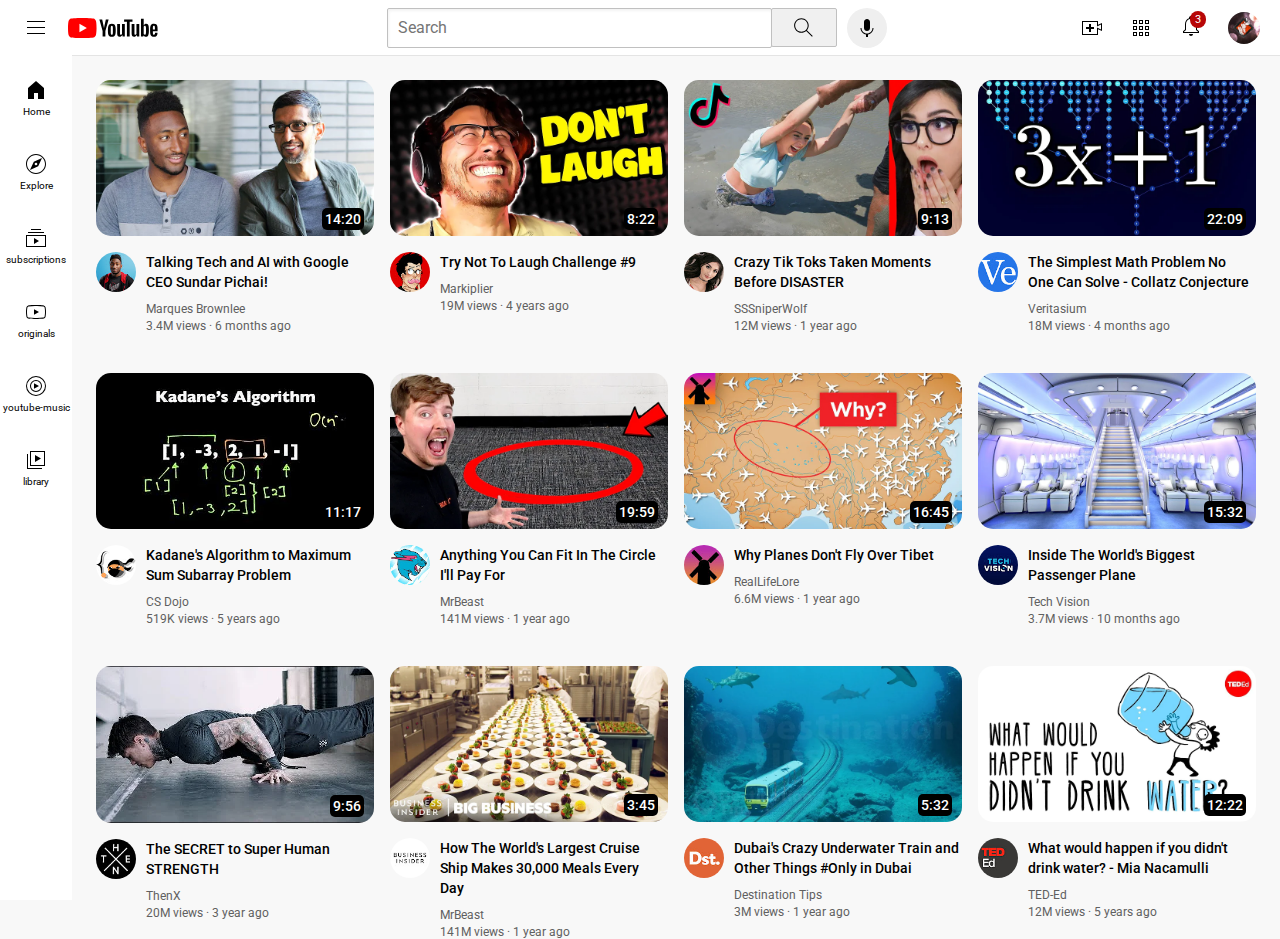
<file: index.html>
<!DOCTYPE html>
<html lang="en">
<head>
    <meta charset="UTF-8">
    <meta http-equiv="X-UA-Compatible" content="IE=edge">
    <meta name="viewport" content="width=device-width, initial-scale=1.0">
    <title>Youtube</title>
    <link rel="stylesheet" href="youtube.css" type="text/css">
    <link rel="stylesheet" href="header.css" type="text/css">
    <link rel="stylesheet" href="general.css" type="text/css">
    <link rel="stylesheet" href="sidebar.css" type="text/css">
    <link rel="preconnect" href="https://fonts.googleapis.com">
<link rel="preconnect" href="https://fonts.gstatic.com" crossorigin>
<link href="https://fonts.googleapis.com/css2?family=Roboto:wght@400;500;700&display=swap" rel="stylesheet">
</head>
<body>
    <div class="header">
        <div class="left-section">
            <img src="hamburger-menu.svg" class="hamburger-menu">
            <img src="youtube-logo.svg" class="youtube-logo">
        </div>
        <div class="middle-section">
            <input class="search-bar" type="text" placeholder="Search">
            <button class="search-button">
                <img src="search.svg" class="search-icon">
                <div class="tooltip">Search</div>
            </button>
            <button class="voice-search-button">
                <img src="voice-search-icon.svg" class="voice-search-icon">
                <div class="tooltip">Search with your voice</div>
            </button>
        </div>
        <div class="right-section">
            <img src="upload.svg" class="upload-icon">
            <img src="youtube-apps.svg" class="youtube-apps-icon">
            <div class = "notifications-icon-container">
                <img src="notifications.svg" class="notifications-icon">
                <div class="notifications-count">3</div>
            </div>
            <img src="profile-picture.jpg" class="profile-picture-icon">
        </div>
    </div>
    <div class="sidebar">
        <div class="sidebar-link">
            <img src="home.svg">
            <div>Home</div>
        </div>
        <div class="sidebar-link">
            <img src="explore.svg">
            <div>Explore</div>
        </div>
        <div class="sidebar-link">
            <img src="subscriptions.svg">
            <div>subscriptions</div>
        </div>
        <div class="sidebar-link">
            <img src="originals.svg">
            <div>originals</div>
        </div>
        <div class="sidebar-link">
            <img src="youtube-music.svg">
            <div>youtube-music</div>
        </div>
        <div class="sidebar-link">
            <img src="library.svg">
            <div>library</div>
        </div>
    </div>
    <div class="video-grid">
        <div class="video-preview">
            <div class = "thumbnail-row">
                <img src="thumbnail-1.jpg" class = "thumbnail">
                <div class="video-time">14:20</div>
            </div>
            <div class="video-info-grid">
                <div class="channel-picture-wrapper">
                    <div class="channel-picture">
                        <img src = "channel-1.jpg" class="profile-picture">
                    </div>
                    <div class="special-tooltip">
                        <div class="channel-picture-tooltip">
                            <img src = "channel-1.jpg" class="profile-picture">
                        </div>
                        <div class="channel-info">
                            <div class="channel-name">
                                Marques Brownlee
                            </div>
                            <div class="channel-subscriber-count">
                                15M subscribers
                            </div>
                        </div>
                    </div>
                </div>
                <div class="video-info">
                    <p class="video-title">
                    Talking Tech and AI with Google CEO Sundar Pichai!
                    </p>
                    <p class="video-author">
                        Marques Brownlee
                    </p>
                    <p class="video-stats">
                        3.4M views · 6 months ago
                    </p>
                </div>
            </div>
        </div>
        <div class="video-preview">
            <div class = "thumbnail-row">
                <img src="thumbnail-2.jpg" class = "thumbnail">
                <div class="video-time">8:22</div>
            </div>
            <div class="video-info-grid">
                <div class="channel-picture">
                    <img src = "channel-2.jpeg" class="profile-picture">
                </div>
                <div class="video-info">
                    <p class="video-title">
                        Try Not To Laugh Challenge #9
                    </p>
                    <p class="video-author">
                        Markiplier
                    </p>
                    <p class="video-stats">
                        19M views · 4 years ago
                    </p>
                </div>
            </div>
        </div>
        <div class="video-preview">
            <div class = "thumbnail-row">
                <img src="thumbnail-3.webp" class = "thumbnail">
                <div class="video-time">9:13</div>
            </div>
            <div class="video-info-grid">
                <div class="channel-picture">
                    <img src = "channel-3.jpeg" class="profile-picture">
                </div>
                <div class="video-info">
                    <p class="video-title">
                        Crazy Tik Toks Taken Moments Before DISASTER
                    </p>
                    <p class="video-author">
                        SSSniperWolf
                    </p>
                    <p class="video-stats">
                        12M views · 1 year ago
                    </p>
                </div>
            </div>
        </div>
        <div class="video-preview">
            <div class = "thumbnail-row">
                <img src="thumbnail-4.webp" class = "thumbnail">
                <div class="video-time">22:09</div>
            </div>
            <div class="video-info-grid">
                <div class="channel-picture">
                    <img src = "channel-4.jpeg" class="profile-picture">
                </div>
                <div class="video-info">
                    <p class="video-title">
                        The Simplest Math Problem No One Can Solve - Collatz Conjecture
                    </p>
                    <p class="video-author">
                        Veritasium
                    </p>
                    <p class="video-stats">
                        18M views · 4 months ago
                    </p>
                </div>
            </div>
        </div>
        <div class="video-preview">
            <div class = "thumbnail-row">
                <img src="thumbnail-5.webp" class = "thumbnail">
                <div class="video-time">11:17</div>
            </div>
            <div class="video-info-grid">
                <div class="channel-picture">
                    <img src = "channel-5.jpeg" class="profile-picture">
                </div>
                <div class="video-info">
                    <p class="video-title">
                        Kadane's Algorithm to Maximum Sum Subarray Problem
                    </p>
                    <p class="video-author">
                        CS Dojo
                    </p>
                    <p class="video-stats">
                        519K views · 5 years ago
                    </p>
                </div>
            </div>
        </div>
        <div class="video-preview">
            <div class = "thumbnail-row">
                <img src="thumbnail-6.webp" class = "thumbnail">
                <div class="video-time">19:59</div>
            </div>
            <div class="video-info-grid">
                <div class="channel-picture">
                    <img src = "channel-6.jpeg" class="profile-picture">
                </div>
                <div class="video-info">
                    <p class="video-title">
                        Anything You Can Fit In The Circle I'll Pay For
                    </p>
                    <p class="video-author">
                        MrBeast
                    </p>
                    <p class="video-stats">
                        141M views · 1 year ago
                    </p>
                </div>
            </div>
        </div>
        <div class="video-preview">
            <div class = "thumbnail-row">
                <img src="thumbnail-7.webp" class = "thumbnail">
                <div class="video-time">16:45</div>
            </div>
            <div class="video-info-grid">
                <div class="channel-picture">
                    <img src = "channel-7.jpeg" class="profile-picture">
                </div>
                <div class="video-info">
                    <p class="video-title">
                        Why Planes Don't Fly Over Tibet
                    </p>
                    <p class="video-author">
                        RealLifeLore
                    </p>
                    <p class="video-stats">
                        6.6M views · 1 year ago
                    </p>
                </div>
            </div>
        </div>
        <div class="video-preview">
            <div class = "thumbnail-row">
                <img src="thumbnail-8.webp" class = "thumbnail">
                <div class="video-time">15:32</div>
            </div>
            <div class="video-info-grid">
                <div class="channel-picture">
                    <img src = "channel-8.jpeg" class="profile-picture">
                </div>
                <div class="video-info">
                    <p class="video-title">
                        Inside The World's Biggest Passenger Plane
                    </p>
                    <p class="video-author">
                        Tech Vision
                    </p>
                    <p class="video-stats">
                        3.7M views · 10 months ago
                    </p>
                </div>
            </div>
        </div>
        <div class="video-preview">
            <div class = "thumbnail-row">
                <img src="thumbnail-9.webp" class = "thumbnail">
                <div class="video-time">9:56</div>
            </div>
            <div class="video-info-grid">
                <div class="channel-picture">
                    <img src = "channel-9.jpeg" class="profile-picture">
                </div>
                <div class="video-info">
                    <p class="video-title">
                        The SECRET to Super Human STRENGTH
                    </p>
                    <p class="video-author">
                        ThenX
                    </p>
                    <p class="video-stats">
                        20M views · 3 year ago
                    </p>
                </div>
            </div>
        </div>
        <div class="video-preview">
            <div class = "thumbnail-row">
                <img src="thumbnail-10.webp" class = "thumbnail">
                <div class="video-time">3:45</div>
            </div>
            <div class="video-info-grid">
                <div class="channel-picture">
                    <img src = "channel-10.jpeg" class="profile-picture">
                </div>
                <div class="video-info">
                    <p class="video-title">
                        How The World's Largest Cruise Ship Makes 30,000 Meals Every Day
                    </p>
                    <p class="video-author">
                        MrBeast
                    </p>
                    <p class="video-stats">
                        141M views · 1 year ago
                    </p>
                </div>
            </div>
        </div>
        <div class="video-preview">
            <div class = "thumbnail-row">
                <img src="thumbnail-11.webp" class = "thumbnail">
                <div class="video-time">5:32</div>
            </div>
            <div class="video-info-grid">
                <div class="channel-picture">
                    <img src = "channel-11.jpeg" class="profile-picture">
                </div>
                <div class="video-info">
                    <p class="video-title">
                        Dubai's Crazy Underwater Train and Other Things #Only in Dubai
                    </p>
                    <p class="video-author">
                        Destination Tips
                    </p>
                    <p class="video-stats">
                        3M views · 1 year ago
                    </p>
                </div>
            </div>
        </div>
        <div class="video-preview">
            <div class = "thumbnail-row">
                <img src="thumbnail-12.webp" class = "thumbnail">
                <div class="video-time">12:22</div>
            </div>
            <div class="video-info-grid">
                <div class="channel-picture">
                    <img src = "channel-12.jpeg" class="profile-picture">
                </div>
                <div class="video-info">
                    <p class="video-title">
                        What would happen if you didn't drink water? - Mia Nacamulli
                    </p>
                    <p class="video-author">
                        TED-Ed
                    </p>
                    <p class="video-stats">
                        12M views · 5 years ago
                    </p>
                </div>
            </div>
        </div>
    </div>
</body>
</html>
</file>
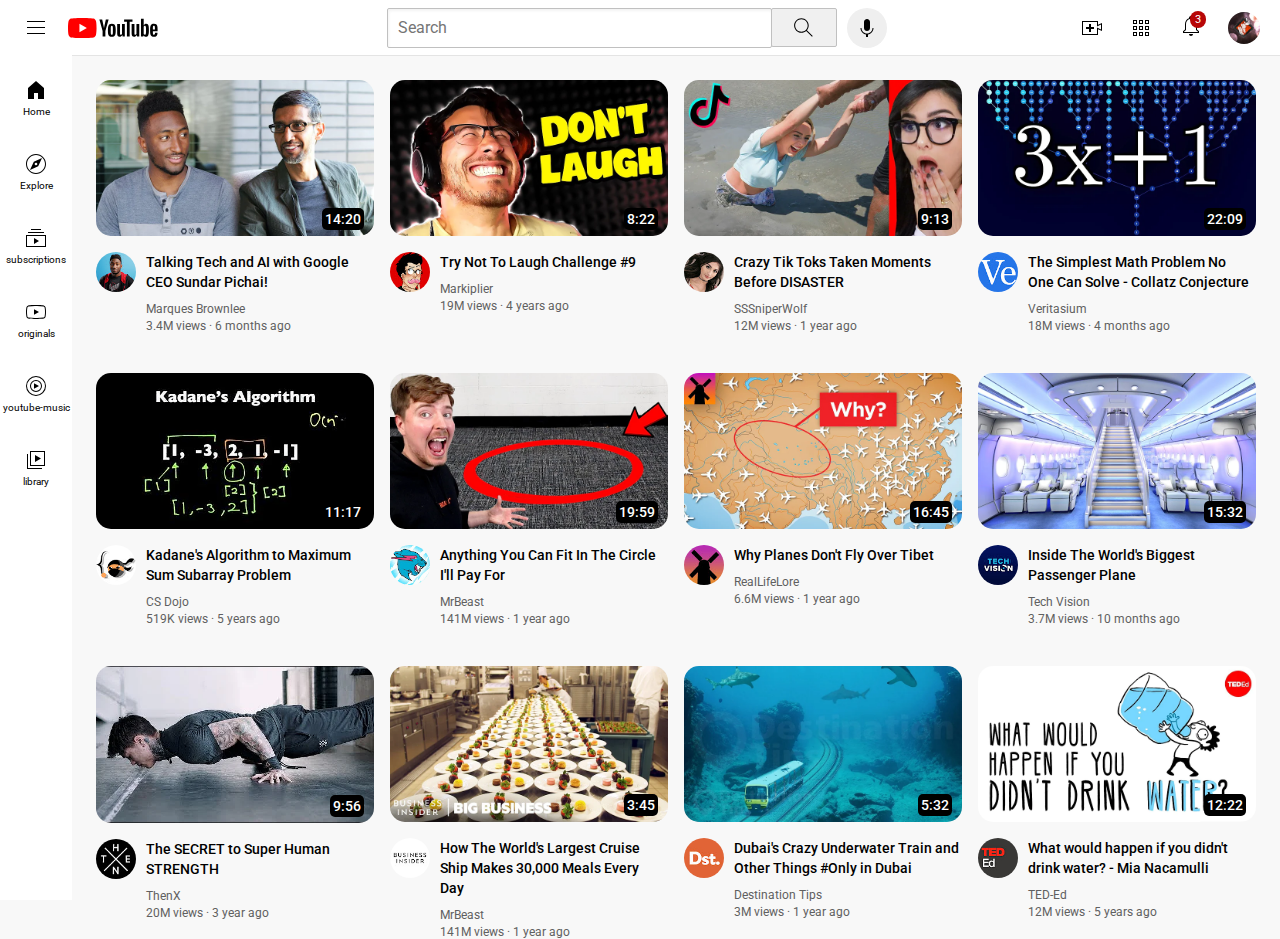
<file: youtube.html>
<!DOCTYPE html>
<html lang="en">
<head>
    <meta charset="UTF-8">
    <meta http-equiv="X-UA-Compatible" content="IE=edge">
    <meta name="viewport" content="width=device-width, initial-scale=1.0">
    <title>Youtube</title>
    <link rel="stylesheet" href="youtube.css" type="text/css">
    <link rel="stylesheet" href="header.css" type="text/css">
    <link rel="stylesheet" href="general.css" type="text/css">
    <link rel="stylesheet" href="sidebar.css" type="text/css">
    <link rel="preconnect" href="https://fonts.googleapis.com">
<link rel="preconnect" href="https://fonts.gstatic.com" crossorigin>
<link href="https://fonts.googleapis.com/css2?family=Roboto:wght@400;500;700&display=swap" rel="stylesheet">
</head>
<body>
    <div class="header">
        <div class="left-section">
            <img src="hamburger-menu.svg" class="hamburger-menu">
            <img src="youtube-logo.svg" class="youtube-logo">
        </div>
        <div class="middle-section">
            <input class="search-bar" type="text" placeholder="Search">
            <button class="search-button">
                <img src="search.svg" class="search-icon">
                <div class="tooltip">Search</div>
            </button>
            <button class="voice-search-button">
                <img src="voice-search-icon.svg" class="voice-search-icon">
                <div class="tooltip">Search with your voice</div>
            </button>
        </div>
        <div class="right-section">
            <img src="upload.svg" class="upload-icon">
            <img src="youtube-apps.svg" class="youtube-apps-icon">
            <div class = "notifications-icon-container">
                <img src="notifications.svg" class="notifications-icon">
                <div class="notifications-count">3</div>
            </div>
            <img src="profile-picture.jpg" class="profile-picture-icon">
        </div>
    </div>
    <div class="sidebar">
        <div class="sidebar-link">
            <img src="home.svg">
            <div>Home</div>
        </div>
        <div class="sidebar-link">
            <img src="explore.svg">
            <div>Explore</div>
        </div>
        <div class="sidebar-link">
            <img src="subscriptions.svg">
            <div>subscriptions</div>
        </div>
        <div class="sidebar-link">
            <img src="originals.svg">
            <div>originals</div>
        </div>
        <div class="sidebar-link">
            <img src="youtube-music.svg">
            <div>youtube-music</div>
        </div>
        <div class="sidebar-link">
            <img src="library.svg">
            <div>library</div>
        </div>
    </div>
    <div class="video-grid">
        <div class="video-preview">
            <div class = "thumbnail-row">
                <img src="thumbnail-1.jpg" class = "thumbnail">
                <div class="video-time">14:20</div>
            </div>
            <div class="video-info-grid">
                <div class="channel-picture-wrapper">
                    <div class="channel-picture">
                        <img src = "channel-1.jpg" class="profile-picture">
                    </div>
                    <div class="special-tooltip">
                        <div class="channel-picture-tooltip">
                            <img src = "channel-1.jpg" class="profile-picture">
                        </div>
                        <div class="channel-info">
                            <div class="channel-name">
                                Marques Brownlee
                            </div>
                            <div class="channel-subscriber-count">
                                15M subscribers
                            </div>
                        </div>
                    </div>
                </div>
                <div class="video-info">
                    <p class="video-title">
                    Talking Tech and AI with Google CEO Sundar Pichai!
                    </p>
                    <p class="video-author">
                        Marques Brownlee
                    </p>
                    <p class="video-stats">
                        3.4M views · 6 months ago
                    </p>
                </div>
            </div>
        </div>
        <div class="video-preview">
            <div class = "thumbnail-row">
                <img src="thumbnail-2.jpg" class = "thumbnail">
                <div class="video-time">8:22</div>
            </div>
            <div class="video-info-grid">
                <div class="channel-picture">
                    <img src = "channel-2.jpeg" class="profile-picture">
                </div>
                <div class="video-info">
                    <p class="video-title">
                        Try Not To Laugh Challenge #9
                    </p>
                    <p class="video-author">
                        Markiplier
                    </p>
                    <p class="video-stats">
                        19M views · 4 years ago
                    </p>
                </div>
            </div>
        </div>
        <div class="video-preview">
            <div class = "thumbnail-row">
                <img src="thumbnail-3.webp" class = "thumbnail">
                <div class="video-time">9:13</div>
            </div>
            <div class="video-info-grid">
                <div class="channel-picture">
                    <img src = "channel-3.jpeg" class="profile-picture">
                </div>
                <div class="video-info">
                    <p class="video-title">
                        Crazy Tik Toks Taken Moments Before DISASTER
                    </p>
                    <p class="video-author">
                        SSSniperWolf
                    </p>
                    <p class="video-stats">
                        12M views · 1 year ago
                    </p>
                </div>
            </div>
        </div>
        <div class="video-preview">
            <div class = "thumbnail-row">
                <img src="thumbnail-4.webp" class = "thumbnail">
                <div class="video-time">22:09</div>
            </div>
            <div class="video-info-grid">
                <div class="channel-picture">
                    <img src = "channel-4.jpeg" class="profile-picture">
                </div>
                <div class="video-info">
                    <p class="video-title">
                        The Simplest Math Problem No One Can Solve - Collatz Conjecture
                    </p>
                    <p class="video-author">
                        Veritasium
                    </p>
                    <p class="video-stats">
                        18M views · 4 months ago
                    </p>
                </div>
            </div>
        </div>
        <div class="video-preview">
            <div class = "thumbnail-row">
                <img src="thumbnail-5.webp" class = "thumbnail">
                <div class="video-time">11:17</div>
            </div>
            <div class="video-info-grid">
                <div class="channel-picture">
                    <img src = "channel-5.jpeg" class="profile-picture">
                </div>
                <div class="video-info">
                    <p class="video-title">
                        Kadane's Algorithm to Maximum Sum Subarray Problem
                    </p>
                    <p class="video-author">
                        CS Dojo
                    </p>
                    <p class="video-stats">
                        519K views · 5 years ago
                    </p>
                </div>
            </div>
        </div>
        <div class="video-preview">
            <div class = "thumbnail-row">
                <img src="thumbnail-6.webp" class = "thumbnail">
                <div class="video-time">19:59</div>
            </div>
            <div class="video-info-grid">
                <div class="channel-picture">
                    <img src = "channel-6.jpeg" class="profile-picture">
                </div>
                <div class="video-info">
                    <p class="video-title">
                        Anything You Can Fit In The Circle I'll Pay For
                    </p>
                    <p class="video-author">
                        MrBeast
                    </p>
                    <p class="video-stats">
                        141M views · 1 year ago
                    </p>
                </div>
            </div>
        </div>
        <div class="video-preview">
            <div class = "thumbnail-row">
                <img src="thumbnail-7.webp" class = "thumbnail">
                <div class="video-time">16:45</div>
            </div>
            <div class="video-info-grid">
                <div class="channel-picture">
                    <img src = "channel-7.jpeg" class="profile-picture">
                </div>
                <div class="video-info">
                    <p class="video-title">
                        Why Planes Don't Fly Over Tibet
                    </p>
                    <p class="video-author">
                        RealLifeLore
                    </p>
                    <p class="video-stats">
                        6.6M views · 1 year ago
                    </p>
                </div>
            </div>
        </div>
        <div class="video-preview">
            <div class = "thumbnail-row">
                <img src="thumbnail-8.webp" class = "thumbnail">
                <div class="video-time">15:32</div>
            </div>
            <div class="video-info-grid">
                <div class="channel-picture">
                    <img src = "channel-8.jpeg" class="profile-picture">
                </div>
                <div class="video-info">
                    <p class="video-title">
                        Inside The World's Biggest Passenger Plane
                    </p>
                    <p class="video-author">
                        Tech Vision
                    </p>
                    <p class="video-stats">
                        3.7M views · 10 months ago
                    </p>
                </div>
            </div>
        </div>
        <div class="video-preview">
            <div class = "thumbnail-row">
                <img src="thumbnail-9.webp" class = "thumbnail">
                <div class="video-time">9:56</div>
            </div>
            <div class="video-info-grid">
                <div class="channel-picture">
                    <img src = "channel-9.jpeg" class="profile-picture">
                </div>
                <div class="video-info">
                    <p class="video-title">
                        The SECRET to Super Human STRENGTH
                    </p>
                    <p class="video-author">
                        ThenX
                    </p>
                    <p class="video-stats">
                        20M views · 3 year ago
                    </p>
                </div>
            </div>
        </div>
        <div class="video-preview">
            <div class = "thumbnail-row">
                <img src="thumbnail-10.webp" class = "thumbnail">
                <div class="video-time">3:45</div>
            </div>
            <div class="video-info-grid">
                <div class="channel-picture">
                    <img src = "channel-10.jpeg" class="profile-picture">
                </div>
                <div class="video-info">
                    <p class="video-title">
                        How The World's Largest Cruise Ship Makes 30,000 Meals Every Day
                    </p>
                    <p class="video-author">
                        MrBeast
                    </p>
                    <p class="video-stats">
                        141M views · 1 year ago
                    </p>
                </div>
            </div>
        </div>
        <div class="video-preview">
            <div class = "thumbnail-row">
                <img src="thumbnail-11.webp" class = "thumbnail">
                <div class="video-time">5:32</div>
            </div>
            <div class="video-info-grid">
                <div class="channel-picture">
                    <img src = "channel-11.jpeg" class="profile-picture">
                </div>
                <div class="video-info">
                    <p class="video-title">
                        Dubai's Crazy Underwater Train and Other Things #Only in Dubai
                    </p>
                    <p class="video-author">
                        Destination Tips
                    </p>
                    <p class="video-stats">
                        3M views · 1 year ago
                    </p>
                </div>
            </div>
        </div>
        <div class="video-preview">
            <div class = "thumbnail-row">
                <img src="thumbnail-12.webp" class = "thumbnail">
                <div class="video-time">12:22</div>
            </div>
            <div class="video-info-grid">
                <div class="channel-picture">
                    <img src = "channel-12.jpeg" class="profile-picture">
                </div>
                <div class="video-info">
                    <p class="video-title">
                        What would happen if you didn't drink water? - Mia Nacamulli
                    </p>
                    <p class="video-author">
                        TED-Ed
                    </p>
                    <p class="video-stats">
                        12M views · 5 years ago
                    </p>
                </div>
            </div>
        </div>
    </div>
</body>
</html>
</file>
<file: youtube.css>
.thumbnail{ 
    width: 100%;
    border-radius: 15px;
}

.video-author, .video-stats{
    display: block;
    font-size: 12px;
    color: rgb(96, 96, 96);
}

.profile-picture{
    width: 40px;
    border-radius: 50px;
}

.video-title{
    margin-top: 0;
    font-size: 14px;
    font-weight: 500;
    line-height: 20px;
    width: 225px;
    margin-bottom: 10px;
}

.thumbnail-row{
    margin-bottom: 12px;
    position: relative;
}

.video-author{
    margin-bottom: 3px;
}

.video-info-grid{
    display: grid;
    grid-template-columns: 50px 1fr;
}

.video-grid{
    display: grid;
    grid-template-columns: 1fr 1fr 1fr 1fr;
    column-gap: 16px;
    row-gap: 40px;
}

@media (max-width: 450px)
{
    .video-grid{
        grid-template-columns: 1fr;
    }
}

@media (min-width: 451px) and (max-width: 750px)
{
    .video-grid{
        grid-template-columns: 1fr 1fr;
    }
}

@media (min-width: 751px) and (max-width: 999px)
{
    .video-grid{
        grid-template-columns: 1fr 1fr 1fr;
    }
}

@media (min-width: 1000px)
{
    .video-grid{
        grid-template-columns: 1fr 1fr 1fr 1fr;
    }
}

.header{
    display: flex;
    flex-direction: row;
}

.video-time{
    font-family: Roboto, Arial;
    font-size: 14px;
    font-weight: 500;
    padding: 3px;
    background-color: black;
    color: white;
    position: absolute;
    bottom: 10px;
    right: 10px;
    border-radius: 5px;
}

.channel-picture-wrapper{
    position: relative;
    align-items: center;
    justify-content: center;
    height: 100%;
}

.special-tooltip{
    position: absolute;
    background-color: white;
    padding-top: 4px;
    padding-bottom: 4px;
    padding-left: 8px;
    padding-right: 8px;
    border-radius: 2px;
    font-family: Roboto, Arial;
    font-size: 12px;
    bottom: -20px;
    opacity: 0;
    transition: opacity 0.15s;
    pointer-events: none;
    white-space: nowrap;
    font-family: Roboto, Arial;
    box-shadow:  3px 3px 3px rgba(0, 0, 0, 0.25);
    border-radius: 5px;
    flex-direction: row;
    align-items: center;
    justify-self: center;

    display: flex;
}

.channel-picture-wrapper:hover .special-tooltip{
    opacity: 1;
}

.channel-info{
    display: flex;
    flex-direction: column;
    padding-left: 5px;
}

.channel-name{
    padding-bottom: 3px;
    font-weight: 500;
    font-size: 14px;
    color: Black;
}

.channel-subscriber-count{
    font-size: 12px;
    color: gray;
}
</file>
<file: header.css>
.header{
    height: 55px;

    display: flex;
    flex-direction: row;
    justify-content:space-between;

    position: fixed;
    top: 0;
    left: 0;
    right: 0;

    background-color: white;
    border-bottom: 1px solid rgb(228, 228, 228);
    z-index: 100;
}

.left-section{
    display: flex;
    align-items: center;
}

.middle-section{
    flex: 1;
    margin-left: 70px;
    margin-right: 35px;
    max-width: 500px;
    display: flex;
    align-items: center;
}

.right-section{
    width: 180px;
    margin-right: 20px;
    display: flex;
    align-items: center;
    justify-content: space-between;
    flex-shrink: 0;
}

.hamburger-menu{
    height: 24px;
    margin-left: 24px;
    margin-right: 20px;
}

.youtube-logo{
    height: 20px;
}

.search-button{
    height: 39px;
    width: 66px;
    background-color: rgb(240, 240, 240);
    border-width: 1px;
    border-style: solid;
    border-color: rgb(192, 192, 192);
    margin-left: -1px;
    margin-right: 10px;
    border-radius: 2px;

    position: relative;
}

.voice-search-button{
    height: 40px;
    width: 40px;
    border-radius: 20px;
    border: none;
}

.search-bar{
    flex: 1;
    height: 36px;
    padding-left: 10px;
    font-size: 16px;
    border-width: 1px;
    border-style: solid;
    border-color: rgb(192, 192, 192);
    border-radius: 2px;
    box-shadow: inset 1px 2px 3px rgba(0, 0, 0, 0.05);
    width: 0;
}

.search-bar::placeholder{
    font-family: Roboto, Arial;
    font-size: 16px;
}

.search-icon{
    height: 25px;
    background-color: rgb(240, 240, 240);
}

.voice-search-icon{
    height: 24px;
}

.upload-icon{
    height: 24px;
}

.youtube-apps-icon{
    height: 24px;
}

.notifications-icon{
    height: 24px;
}

.profile-picture-icon{
    height: 32px;
    border-radius: 16px;
}

body{
    margin: 0;
    padding-top: 80px;
}

.notifications-icon-container{
    position: relative;
}

.notifications-count{
    position: absolute;
    top: -3px;
    right: -3px;
    background-color: rgb(184, 7, 7);
    color: white;
    font-family: Roboto, Arial;
    font-size: 11px;
    padding-top: 2px;
    padding-bottom: 2px;
    padding-left: 5px;
    padding-right: 5px;
    border-radius: 10px;
}

.search-button .tooltip,
.voice-search-button .tooltip{
    position: absolute;
    background-color: gray;
    color: white;
    padding-top: 4px;
    padding-bottom: 4px;
    padding-left: 8px;
    padding-right: 8px;
    border-radius: 2px;
    font-family: Roboto, Arial;
    font-size: 12px;
    bottom: -30px;
    opacity: 0;
    transition: opacity 0.15s;
    pointer-events: none;
    white-space: nowrap;
}

.search-button:hover .tooltip,
.voice-search-button:hover .tooltip{
    opacity: 1;
}

.search-button, .voice-search-button{
    display: flex;
    justify-content: center;
    align-items: center;
    position: relative;
}

.hamburger-menu:hover,
.youtube-apps-icon:hover, 
.search-button:hover,
.voice-search-button:hover,
.youtube-logo:hover,
.upload-icon:hover,
.notifications-icon:hover,
.profile-picture-icon:hover{
    cursor: pointer;
}
</file>
<file: general.css>
p {
    font-family: Roboto, Arial;
    margin-top: 0;
    margin-bottom: 0;
}

body{
    margin: 0;
    padding-left: 96px;
    padding-right: 24px;
    background-color: rgb(248, 248, 248);
}
</file>
<file: sidebar.css>
.sidebar{
    position: fixed;
    left: 0;
    bottom: 0;
    top: 55px;
    background-color: white;
    width: 72px;
    z-index: 101;
    padding-top: 5px;
    cursor: pointer;
}

.sidebar-link{
    height: 74px;
    display: flex;
    justify-content: center;
    align-items: center;
    flex-direction: column;
}

.sidebar-link:hover{
    background-color: rgb(235, 235, 235);
}

.sidebar-link img{
    height: 24px;
    margin-bottom: 4px;
}

.sidebar-link div{
    font-family: Roboto, Arial;
    font-size: 10px;
}
</file>
